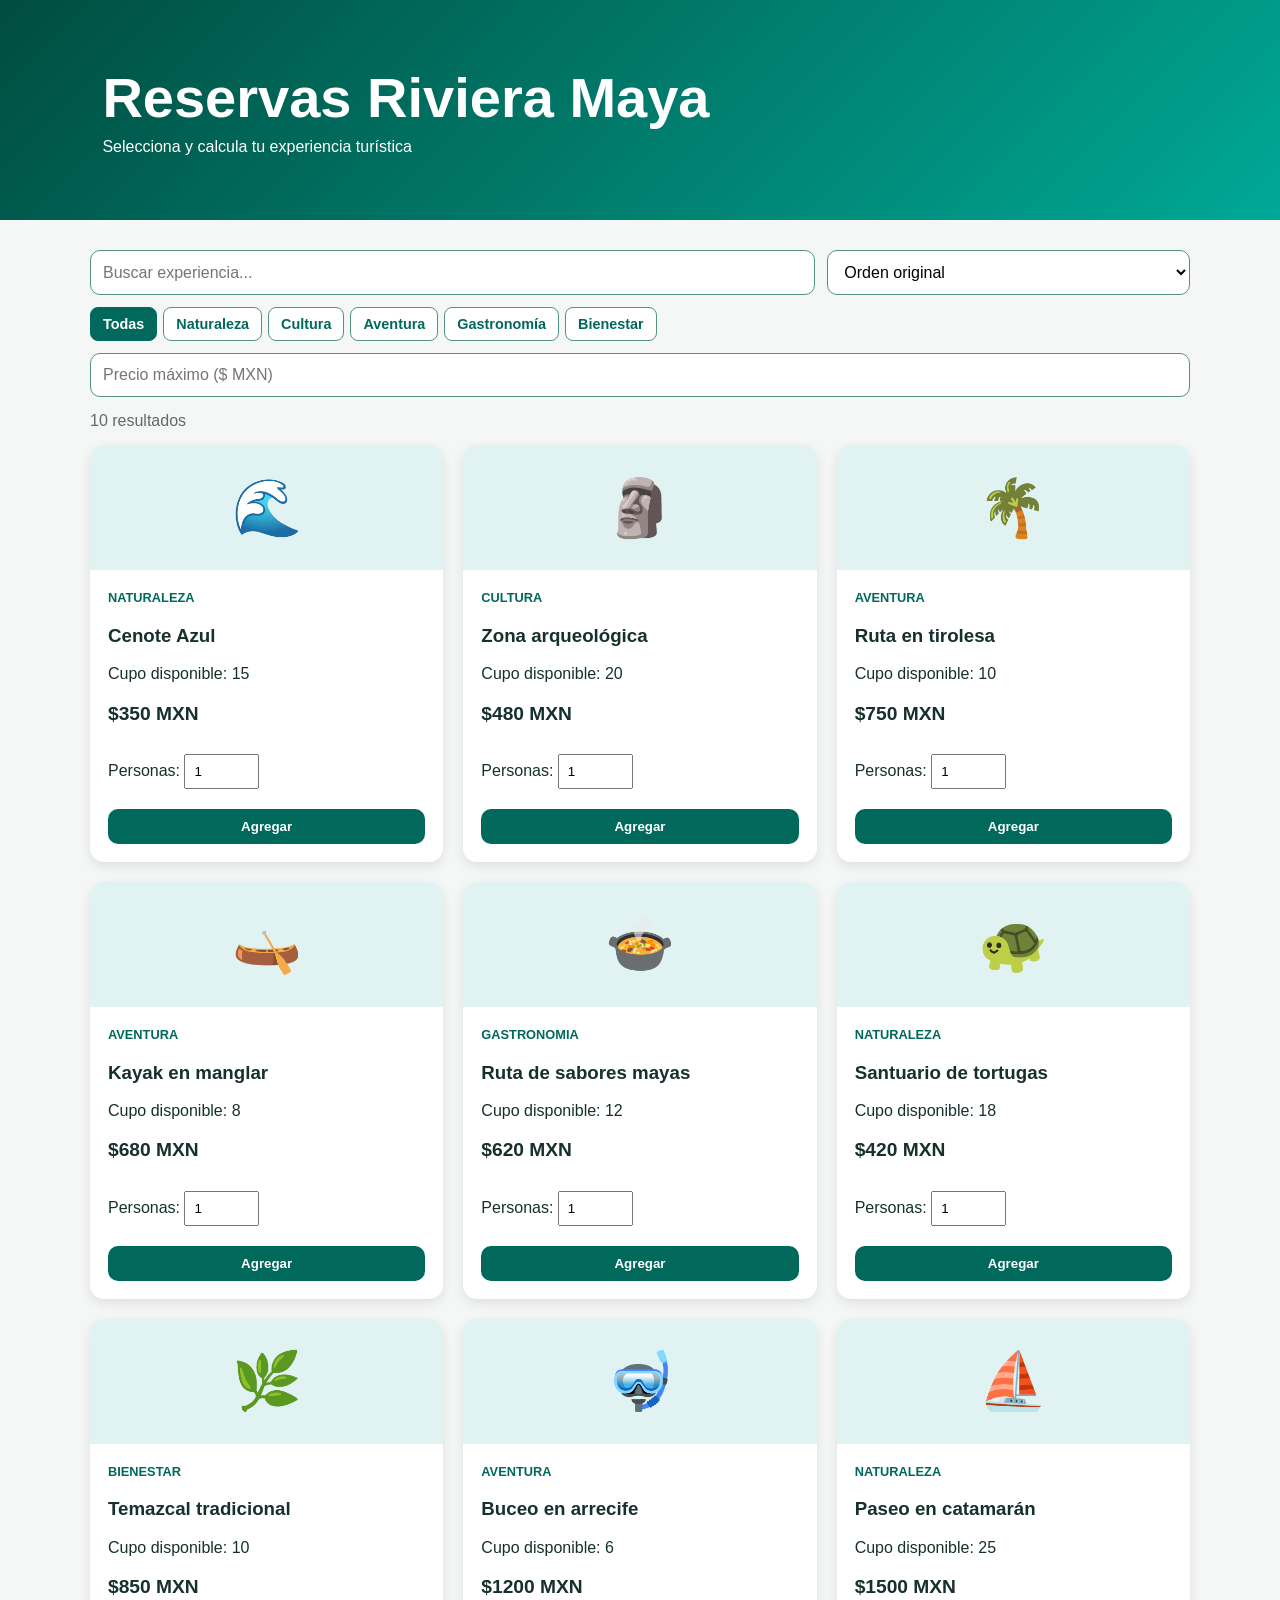
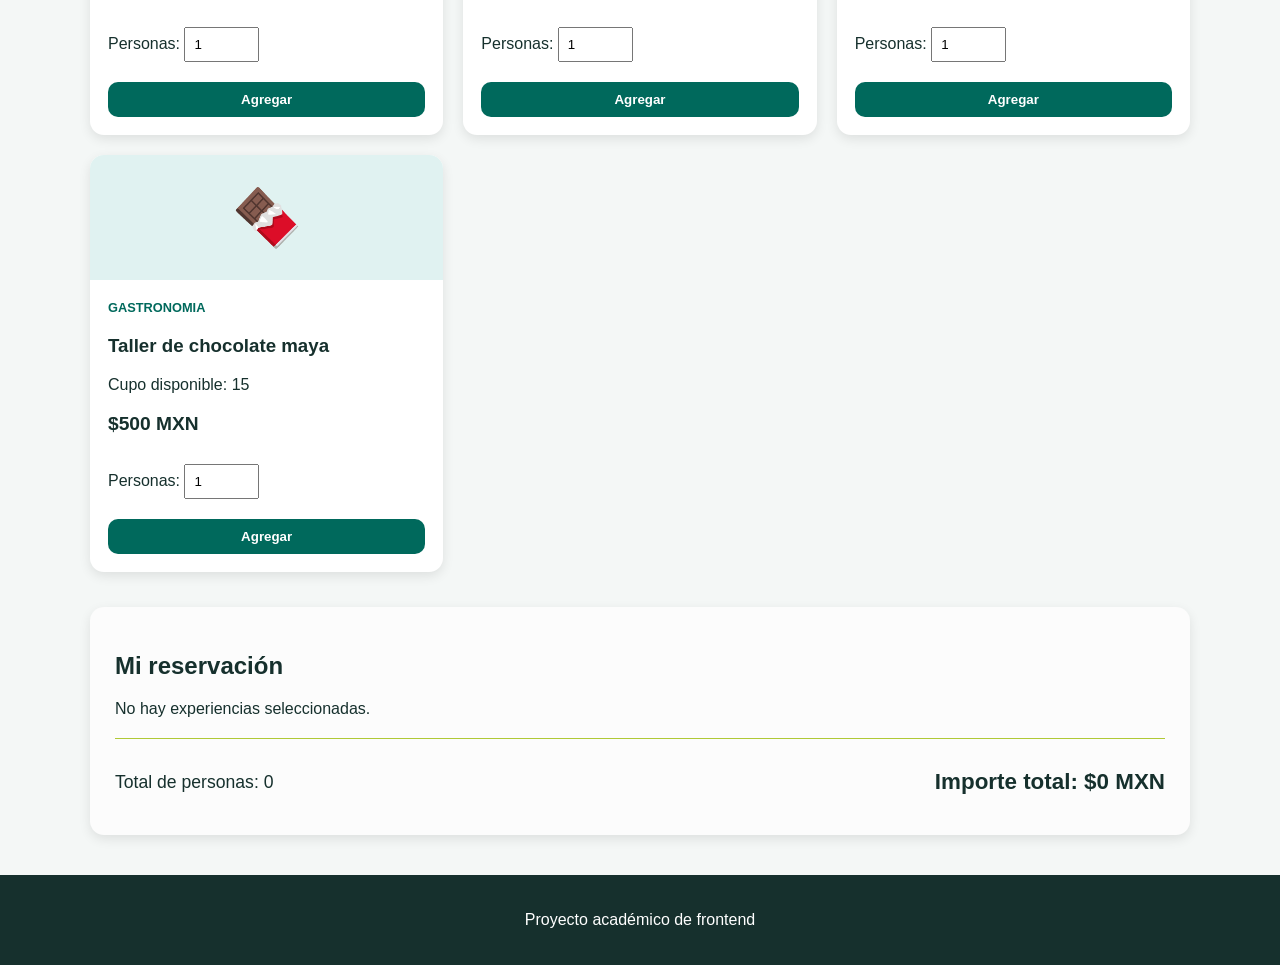
<file: index.html>
<!DOCTYPE html>
<html lang="es">

<head>
  <meta charset="UTF-8">
  <meta name="viewport" content="width=device-width, initial-scale=1.0">
  <title>Reservas Riviera Maya</title>
  <link rel="stylesheet" href="styles.css">
  <script src="app.js" defer></script>
</head>

<body>

  <div id="notificacion" class="notificacion oculto"></div>

  <header class="encabezado">
    <h1>Reservas Riviera Maya</h1>
    <p>Selecciona y calcula tu experiencia turística</p>
  </header>

  <main class="contenedor">
    <section class="controles" aria-label="Controles del catálogo">

      <input id="buscador" type="search" placeholder="Buscar experiencia...">

      <select id="ordenPrecio">
        <option value="normal">Orden original</option>
        <option value="ascendente">Menor precio</option>
        <option value="descendente">Mayor precio</option>
      </select>

      <div class="grupo-botones-categoria">
        <button class="btn-cat activo" data-categoria="todas" type="button">Todas</button>
        <button class="btn-cat" data-categoria="naturaleza" type="button">Naturaleza</button>
        <button class="btn-cat" data-categoria="cultura" type="button">Cultura</button>
        <button class="btn-cat" data-categoria="aventura" type="button">Aventura</button>
        <button class="btn-cat" data-categoria="gastronomia" type="button">Gastronomía</button>
        <button class="btn-cat" data-categoria="bienestar" type="button">Bienestar</button>
      </div>

      <input id="filtroPrecioMax" type="number" placeholder="Precio máximo ($ MXN)" min="0">
    </section>

    <p id="estado" class="estado">Cargando experiencias...</p>
    <section id="catalogo" class="catalogo"></section>

    <section class="resumen">
      <h2>Mi reservación</h2>
      <div id="listaReservas">
        <p>No hay experiencias seleccionadas.</p>
      </div>
      
      <div class="resumen-totales">
        <p>Total de personas: <span id="totalPersonas">0</span></p>
        <p class="total">Importe total: <span id="total">$0 MXN</span></p>
      </div>

      <button id="btnVaciar" class="btn-vaciar" style="display: none;" type="button">Vaciar reservación</button>
    </section>
  </main>

  <footer>
    <p>Proyecto académico de frontend</p>
  </footer>
</body>

</html>
</file>
<file: styles.css>
:root {
  --primario: #00695c;
  --secundario: #e0f2f1;
  --oscuro: #16302d;
  --claro: #ffffff;
  --gris: #5f6b69;
  --peligro: #b3261e;
}

* {
  box-sizing: border-box;
}

body {
  margin: 0;
  font-family: Arial, sans-serif;
  color: var(--oscuro);
  background: #f4f7f6;
}

.encabezado {
  min-height: 220px;
  padding: 40px 8%;
  display: flex;
  flex-direction: column;
  justify-content: center;
  color: var(--claro);
  background: linear-gradient(135deg, #004d40, #00a896);
}

.encabezado h1 {
  margin: 0 0 8px;
  font-size: clamp(2rem, 5vw, 3.5rem);
}

.encabezado p {
  margin: 0;
}

.contenedor {
  width: min(1100px, 90%);
  margin: 30px auto;
}

/* Reorganizamos la cuadrícula de controles */
.controles {
  display: grid;
  grid-template-columns: 2fr 1fr;
  gap: 12px;
  margin-bottom: 15px;
}

.controles input,
.controles select {
  width: 100%;
  padding: 12px;
  border: 1px solid #549284;
  border-radius: 10px;
  background: white;
  font-size: 1rem;
}

.controles input:focus,
.controles select:focus {
  outline: 3px solid #00695c25;
  border-color: var(--primario);
}

#filtroPrecioMax {
  grid-column: 1 / -1;
}

/* Estilos para los botones de categoría */
.grupo-botones-categoria {
  display: flex;
  gap: 6px;
  flex-wrap: wrap;
  grid-column: 1 / -1;
}

.btn-cat {
  background: white;
  border: 1px solid #549284;
  color: var(--primario);
  padding: 8px 12px;
  border-radius: 8px;
  font-size: 0.9rem;
  font-weight: bold;
  cursor: pointer;
  transition: all 0.2s;
}

.btn-cat:hover {
  background: var(--secundario);
}

.btn-cat.activo {
  background: var(--primario);
  color: white;
  border-color: var(--primario);
}

.estado {
  color: var(--gris);
  margin: 15px 0;
}

button {
  border: 0;
  border-radius: 10px;
  padding: 10px 14px;
  cursor: pointer;
}

.catalogo {
  display: grid;
  grid-template-columns: repeat(3, 1fr);
  gap: 20px;
}

.tarjeta {
  overflow: hidden;
  border-radius: 14px;
  background: var(--claro);
  box-shadow: 0 4px 12px #00000018;
  transition: transform .2s;
}

.tarjeta:hover {
  transform: translateY(-5px);
}

.imagen {
  min-height: 125px;
  display: grid;
  place-items: center;
  background: var(--secundario);
  font-size: 3.5rem;
}

.informacion {
  padding: 18px;
}

.categoria {
  color: var(--primario);
  font-size: .8rem;
  font-weight: bold;
  text-transform: uppercase;
}

.precio {
  font-size: 1.2rem;
  font-weight: bold;
}

.tarjeta input[type="number"] {
  width: 75px;
  padding: 8px;
  margin: 10px 0;
}

.btn-reservar {
  display: block;
  width: 100%;
  margin-top: 10px;
  color: white;
  background: var(--primario);
  font-weight: bold;
}

.btn-reservar:hover {
  background: #004d40;
}

.resumen {
  margin-top: 35px;
  padding: 25px;
  background: rgb(252, 252, 252);
  border-radius: 14px;
  box-shadow: 0 4px 12px #00000018;
}

.item-reserva {
  display: flex;
  justify-content: space-between;
  gap: 20px;
  padding: 15px 0;
  border-bottom: 1px solid #b0c936;
}

.item-reserva p {
  margin: 5px 0;
}

.btn-eliminar {
  color: rgb(141, 57, 57);
  background: white;
  margin-top: 8px;
  border: 1px solid rgb(141, 57, 57);
}

.btn-eliminar:hover {
  background: rgb(141, 57, 57);
  color: white;
}

.resumen-totales {
  margin-top: 20px;
  display: flex;
  justify-content: space-between;
  align-items: center;
  font-size: 1.1rem;
  border-top: 1px solid #b0c936;
  padding-top: 15px;
}

.total {
  font-size: 1.4rem;
  font-weight: bold;
  margin: 0;
}

.sin-resultados {
  grid-column: 1/-1;
  padding: 30px;
  text-align: center;
  background: #e0f2f1;
  border-radius: 14px;
  color: var(--primario);
  font-weight: bold;
}

footer {
  padding: 20px;
  text-align: center;
  color: white;
  background: var(--oscuro);
  margin-top: 40px;
}

/* Estilos de los controles de cantidad dentro del carrito (+ / -) */
.controles-cantidad {
  display: flex;
  align-items: center;
  gap: 8px;
  margin-top: 6px;
}

.btn-cantidad {
  background: var(--secundario);
  color: var(--primario);
  font-weight: bold;
  border: 1px solid #549284;
  padding: 2px 8px;
  border-radius: 6px;
  cursor: pointer;
}

.btn-cantidad:hover {
  background: var(--primario);
  color: white;
}

.btn-vaciar {
  display: block;
  width: 40%;
  margin: 15px auto 0 auto;
  background: #f9f8f8;
  color: var(--peligro);
  border: 1px solid var(--peligro);
  font-weight: bold;
  padding: 10px;
  border-radius: 10px;
  cursor: pointer;
  transition: all 0.2s;
}

.btn-vaciar:hover {
  background: var(--peligro);
  color: rgb(253, 250, 250);
}

/* Estilos para las notificaciones visuales in-page (Punto 14) */
.notificacion {
  position: fixed;
  top: 20px;
  right: 20px;
  background: var(--primario);
  color: white;
  padding: 12px 20px;
  border-radius: 10px;
  box-shadow: 0 4px 12px rgba(0, 0, 0, 0.2);
  font-weight: bold;
  z-index: 1000;
  transition: opacity 0.3s ease, transform 0.3s ease;
  opacity: 1;
  transform: translateY(0);
}

.notificacion.oculto {
  opacity: 0;
  transform: translateY(-20px);
  pointer-events: none;
}

.notificacion.error {
  background: var(--peligro);
}

@media (max-width:850px) {
  .catalogo {
    grid-template-columns: repeat(2, 1fr);
  }
  .controles {
    grid-template-columns: 1fr;
  }
}

@media (max-width:550px) {
  .catalogo {
    grid-template-columns: 1fr;
  }
  .encabezado {
    min-height: 180px;
    padding: 30px 5%;
  }
  .item-reserva {
    flex-direction: column;
  }
  .resumen-totales {
    flex-direction: column;
    align-items: flex-start;
    gap: 10px;
  }
}
</file>
